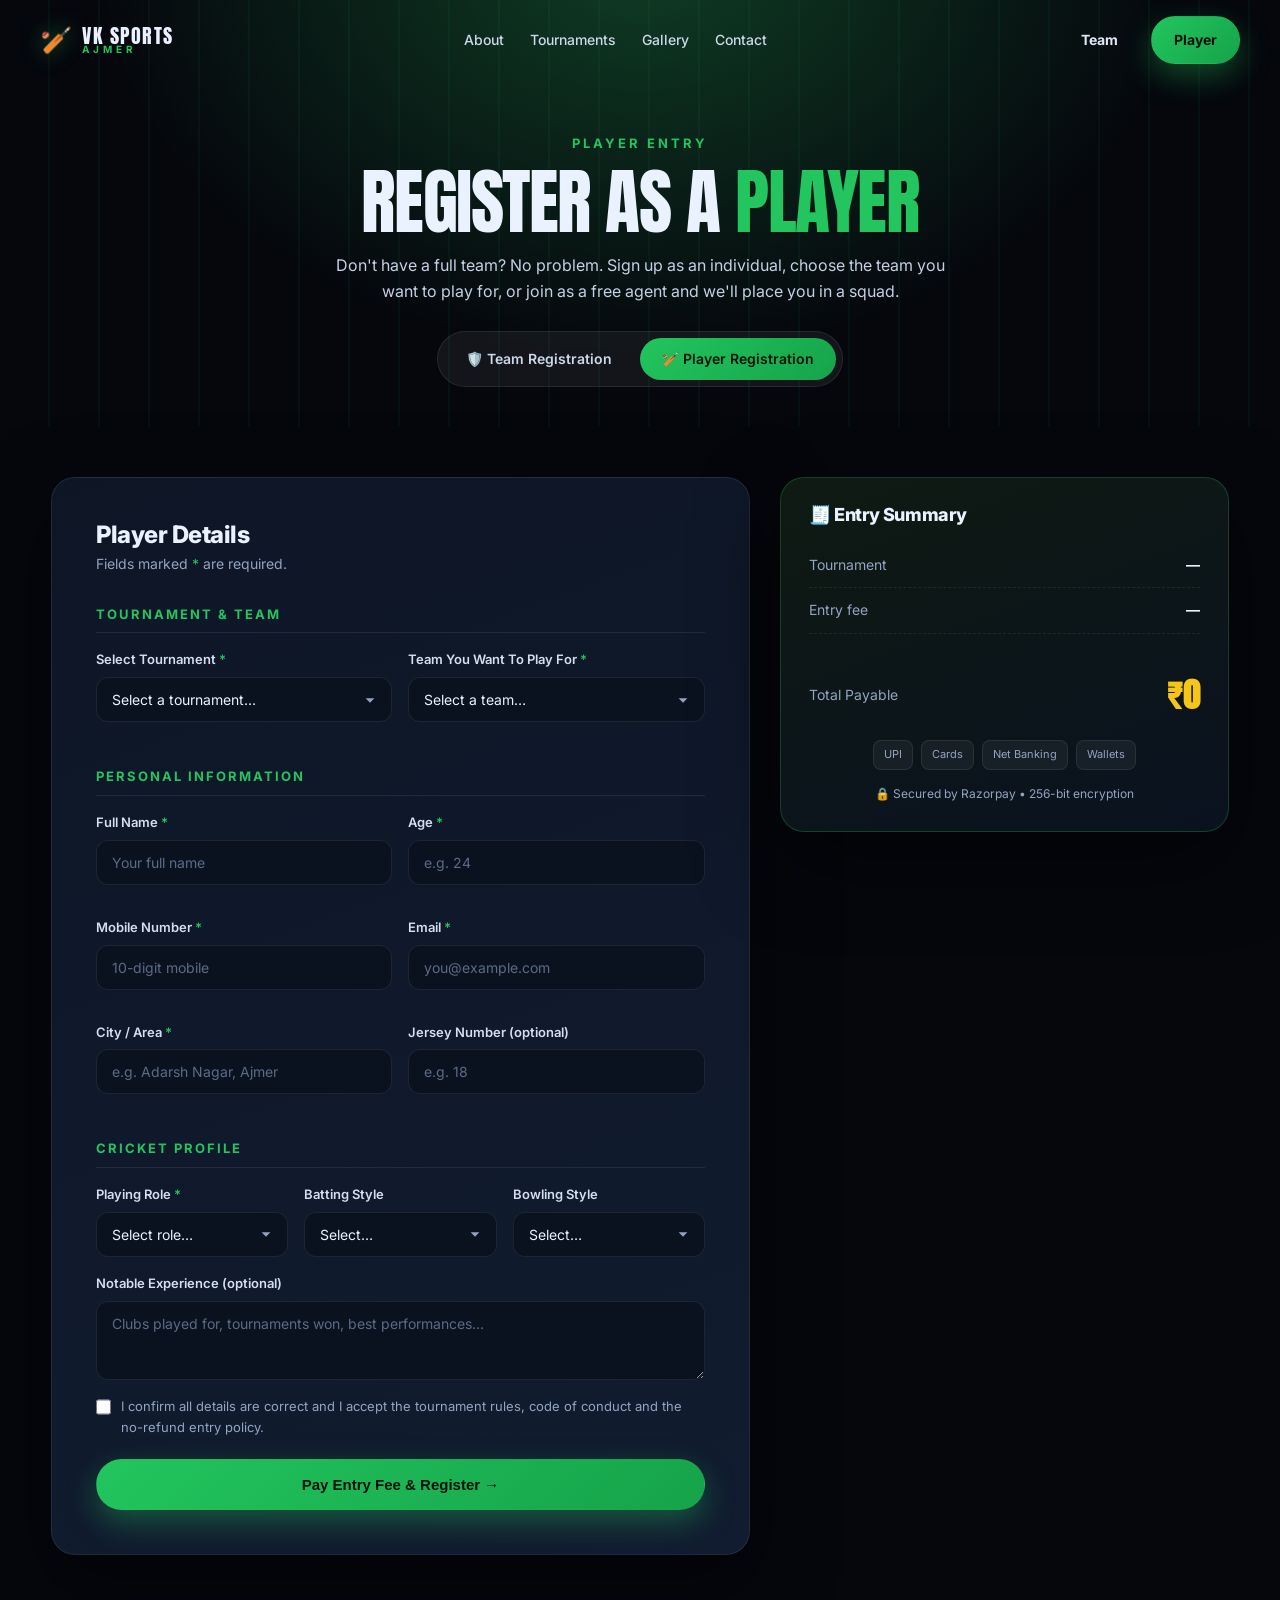
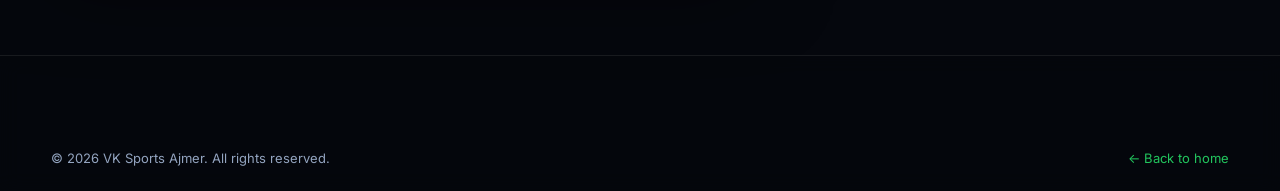
<file: register-player.html>
<!DOCTYPE html>
<html lang="en">
<head>
  <meta charset="UTF-8" />
  <meta name="viewport" content="width=device-width, initial-scale=1.0" />
  <title>Player Registration — VK Sports Ajmer</title>
  <meta name="description" content="Register as an individual cricket player for VK Sports Ajmer tournaments. Pick a team or join as a free agent." />
  <link rel="preconnect" href="https://fonts.googleapis.com" />
  <link rel="preconnect" href="https://fonts.gstatic.com" crossorigin />
  <link href="https://fonts.googleapis.com/css2?family=Anton&family=Inter:wght@300;400;500;600;700;800;900&family=Bebas+Neue&display=swap" rel="stylesheet" />
  <link rel="stylesheet" href="css/style.css?v=9" />
  <link rel="icon" href="data:image/svg+xml,<svg xmlns='http://www.w3.org/2000/svg' viewBox='0 0 100 100'><text y='.9em' font-size='90'>🏏</text></svg>" />
</head>
<body>
  <header class="nav scrolled" id="nav">
    <a href="index.html" class="nav-logo">
      <span class="nav-logo-mark">🏏</span>
      <span class="nav-logo-text">VK SPORTS<small>AJMER</small></span>
    </a>
    <nav class="nav-links" id="navLinks">
      <a href="index.html#about">About</a>
      <a href="index.html#tournaments">Tournaments</a>
      <a href="index.html#gallery">Gallery</a>
      <a href="index.html#contact">Contact</a>
    </nav>
    <div class="nav-actions">
      <a href="register-team.html" class="btn btn-ghost">Team</a>
      <a href="register-player.html" class="btn btn-primary">Player</a>
    </div>
    <button class="nav-toggle" id="navToggle" aria-label="Menu"><span></span><span></span><span></span></button>
  </header>

  <section class="reg-hero">
    <div class="container">
      <span class="eyebrow">Player Entry</span>
      <h1>Register As A <span class="accent">Player</span></h1>
      <p>Don't have a full team? No problem. Sign up as an individual, choose the team you want to play for, or join as a free agent and we'll place you in a squad.</p>
      <div class="reg-switch">
        <a href="register-team.html">🛡️ Team Registration</a>
        <a href="register-player.html" class="active">🏏 Player Registration</a>
      </div>
    </div>
  </section>

  <section class="reg-wrap">
    <div class="container reg-layout">
      <!-- FORM -->
      <form class="form-card" id="regForm" data-mode="player" novalidate>
        <h2>Player Details</h2>
        <p class="form-hint">Fields marked <span class="accent">*</span> are required.</p>

        <div class="form-section-title">Tournament &amp; Team</div>
        <div class="grid-2">
          <div class="field">
            <label>Select Tournament <span class="req">*</span></label>
            <select data-tournaments data-field="tournament" required>
              <option value="">Loading…</option>
            </select>
            <span class="error">Please select a tournament.</span>
          </div>
          <div class="field">
            <label>Team You Want To Play For <span class="req">*</span></label>
            <select data-teams data-field="team" required>
              <option value="">Loading…</option>
            </select>
            <span class="error">Please choose a team or free agent.</span>
          </div>
        </div>

        <div class="form-section-title">Personal Information</div>
        <div class="grid-2">
          <div class="field">
            <label>Full Name <span class="req">*</span></label>
            <input type="text" data-field="playerName" placeholder="Your full name" required />
            <span class="error">Enter your name.</span>
          </div>
          <div class="field">
            <label>Age <span class="req">*</span></label>
            <input type="number" data-field="age" placeholder="e.g. 24" min="10" max="70" required />
            <span class="error">Enter your age.</span>
          </div>
          <div class="field">
            <label>Mobile Number <span class="req">*</span></label>
            <input type="tel" data-field="phone" placeholder="10-digit mobile" required />
            <span class="error">Enter a valid mobile number.</span>
          </div>
          <div class="field">
            <label>Email <span class="req">*</span></label>
            <input type="email" data-field="email" placeholder="you@example.com" required />
            <span class="error">Enter a valid email.</span>
          </div>
          <div class="field">
            <label>City / Area <span class="req">*</span></label>
            <input type="text" data-field="city" placeholder="e.g. Adarsh Nagar, Ajmer" required />
            <span class="error">Enter your city/area.</span>
          </div>
          <div class="field">
            <label>Jersey Number (optional)</label>
            <input type="number" data-field="jerseyNo" placeholder="e.g. 18" min="0" max="999" />
          </div>
        </div>

        <div class="form-section-title">Cricket Profile</div>
        <div class="grid-3">
          <div class="field">
            <label>Playing Role <span class="req">*</span></label>
            <select data-field="role" required>
              <option value="">Select role…</option>
              <option>Batter</option>
              <option>Bowler</option>
              <option>All-rounder</option>
              <option>Wicket-keeper</option>
            </select>
            <span class="error">Select your role.</span>
          </div>
          <div class="field">
            <label>Batting Style</label>
            <select data-field="batting">
              <option value="">Select…</option>
              <option>Right-hand bat</option>
              <option>Left-hand bat</option>
            </select>
          </div>
          <div class="field">
            <label>Bowling Style</label>
            <select data-field="bowling">
              <option value="">Select…</option>
              <option>Right-arm fast</option>
              <option>Right-arm medium</option>
              <option>Right-arm off-spin</option>
              <option>Right-arm leg-spin</option>
              <option>Left-arm fast</option>
              <option>Left-arm spin</option>
              <option>None</option>
            </select>
          </div>
        </div>
        <div class="field">
          <label>Notable Experience (optional)</label>
          <textarea data-field="experience" rows="3" placeholder="Clubs played for, tournaments won, best performances…"></textarea>
        </div>

        <div class="checkbox-line" style="margin-top:14px">
          <input type="checkbox" id="consent" />
          <label for="consent">I confirm all details are correct and I accept the tournament rules, code of conduct and the no-refund entry policy.</label>
        </div>

        <button type="submit" class="btn btn-primary btn-lg btn-block" id="submitBtn" style="margin-top:22px">
          Pay Entry Fee &amp; Register →
        </button>
      </form>

      <!-- SUMMARY -->
      <aside class="summary">
        <h3>🧾 Entry Summary</h3>
        <div id="summaryRows"></div>
        <div class="summary-total">
          <span>Total Payable</span>
          <b id="summaryTotal" data-amount="0">₹0</b>
        </div>
        <div class="pay-badges">
          <span>UPI</span><span>Cards</span><span>Net Banking</span><span>Wallets</span>
        </div>
        <div class="secure-note">🔒 Secured by Razorpay • 256-bit encryption</div>
      </aside>
    </div>
  </section>

  <!-- SUCCESS MODAL -->
  <div class="modal" id="successModal">
    <div class="modal-card">
      <div class="modal-check">✓</div>
      <h2 id="modalTitle">You're In! 🎉</h2>
      <p id="modalMsg">You are registered.</p>
      <div class="modal-id" id="modalId">Ref: —</div>
      <p style="font-size:13px;color:var(--muted)">A confirmation with next steps will be shared on your registered mobile &amp; email.</p>
      <button class="btn btn-primary btn-lg btn-block" id="modalClose" style="margin-top:18px">Done</button>
    </div>
  </div>

  <footer class="footer">
    <div class="footer-bottom container" style="border:none">
      <span>© <span id="year"></span> VK Sports Ajmer. All rights reserved.</span>
      <a href="index.html" style="color:var(--green)">← Back to home</a>
    </div>
  </footer>

  <script src="js/data.js?v=9"></script>
  <script src="js/main.js?v=9"></script>
  <script src="js/register.js?v=9"></script>
</body>
</html>
</file>
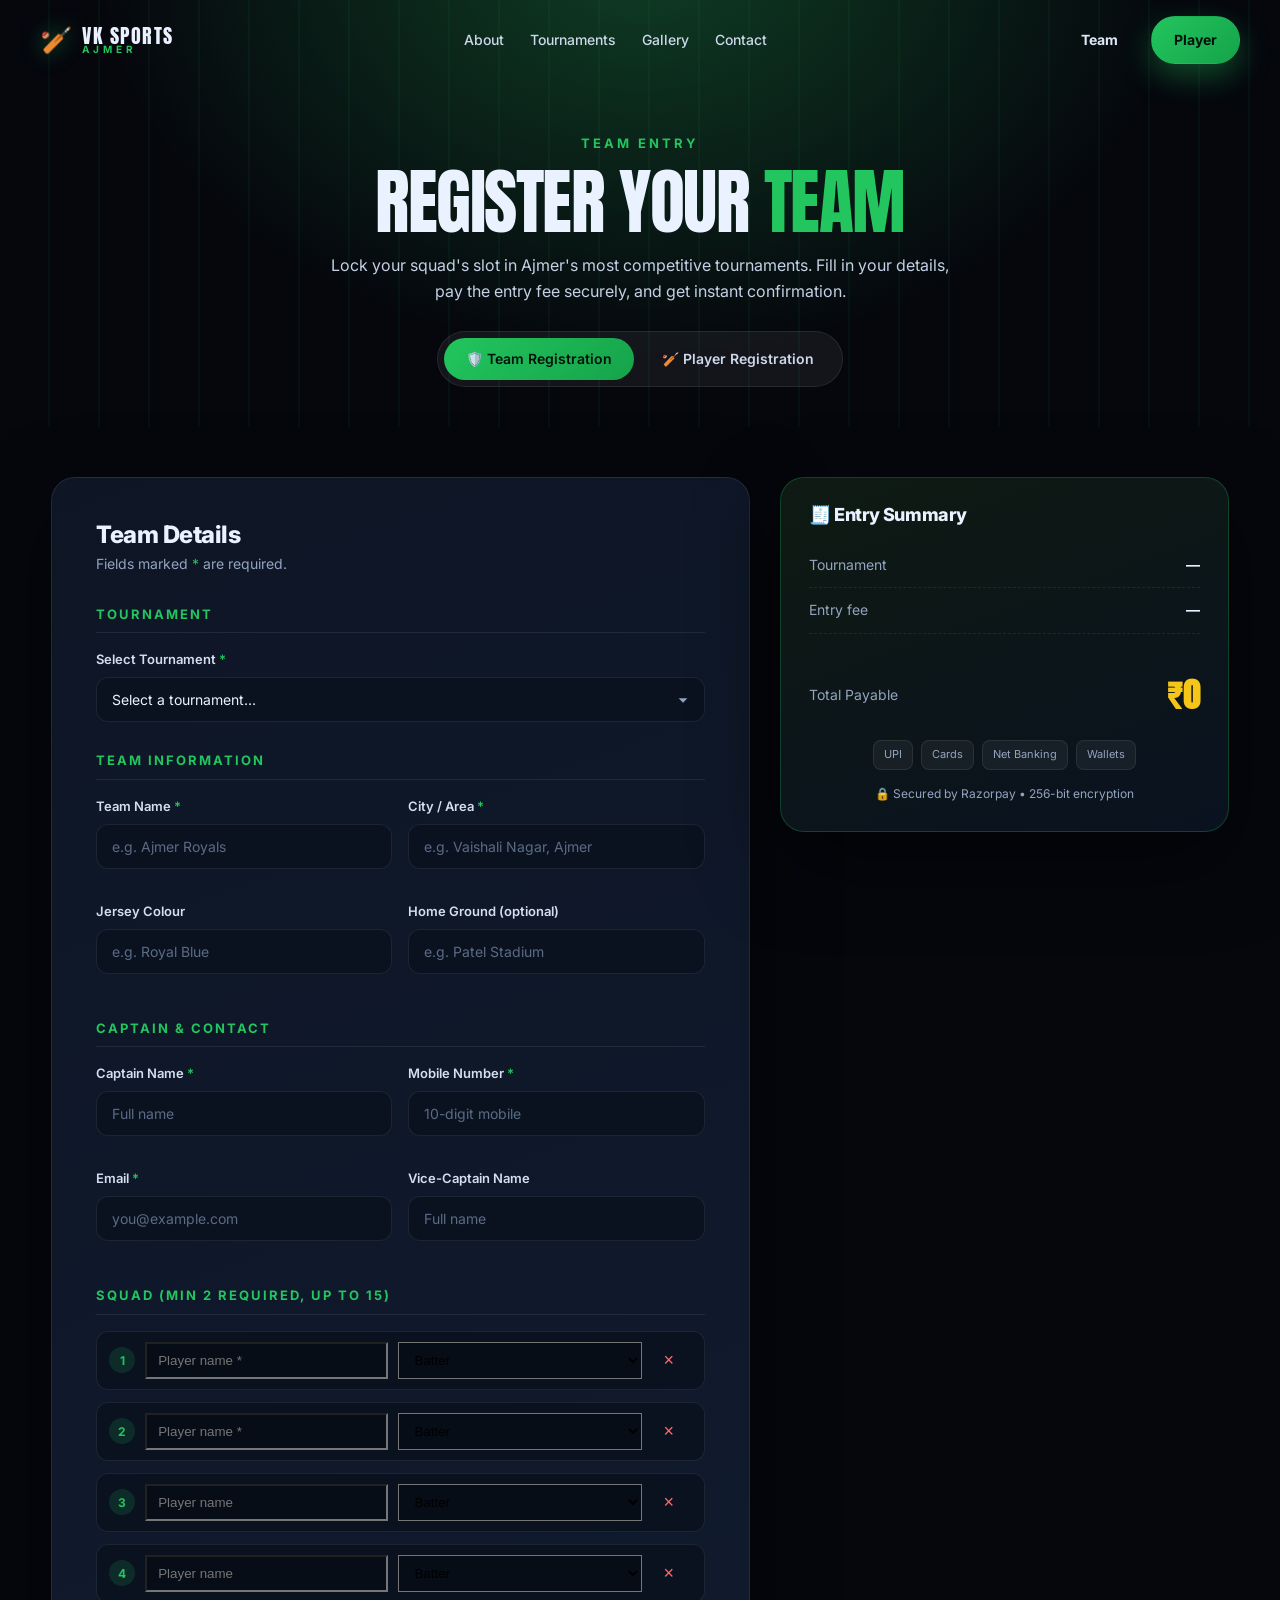
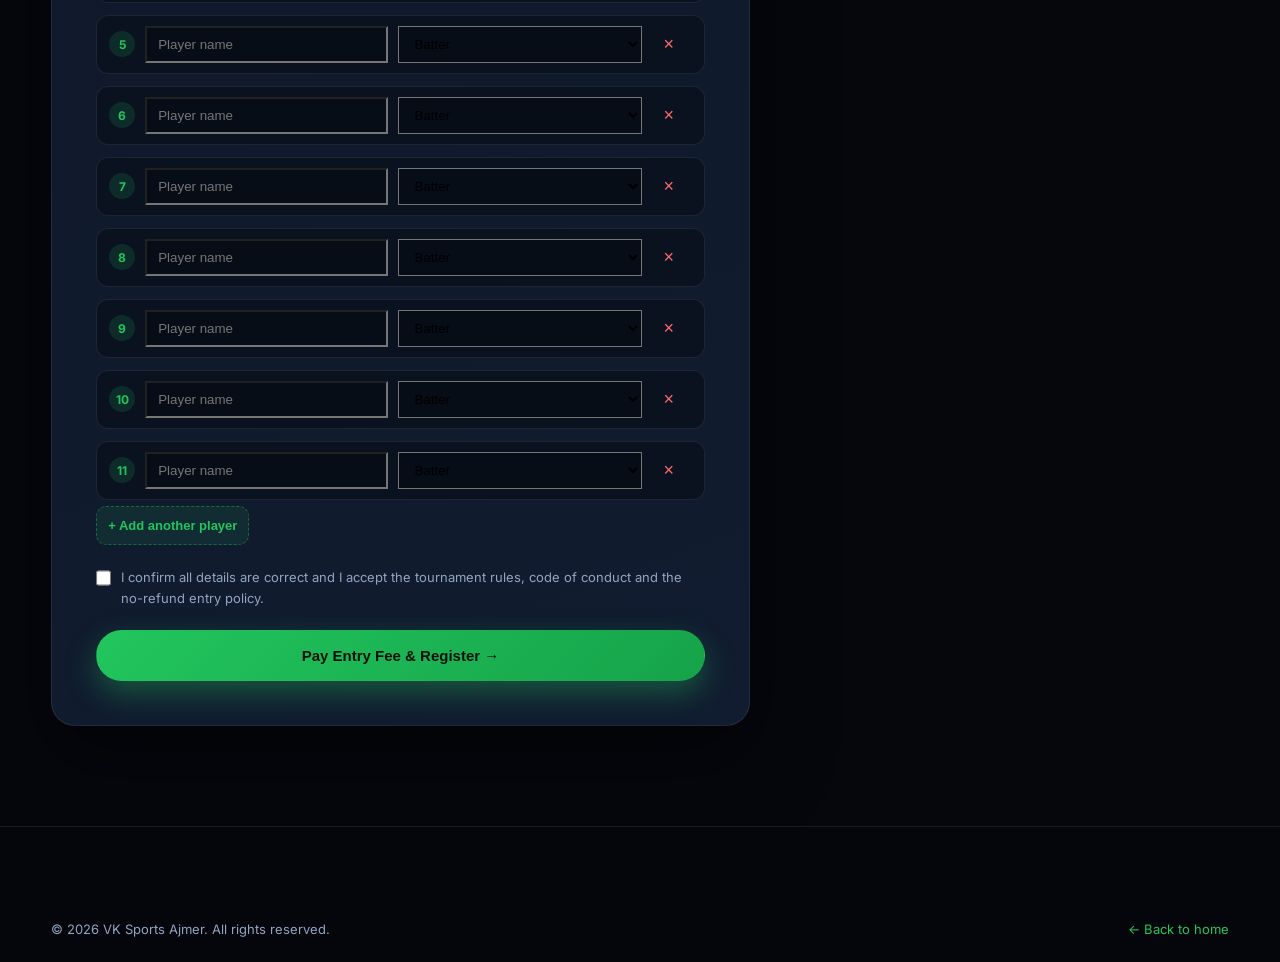
<file: register-team.html>
<!DOCTYPE html>
<html lang="en">
<head>
  <meta charset="UTF-8" />
  <meta name="viewport" content="width=device-width, initial-scale=1.0" />
  <title>Team Registration — VK Sports Ajmer</title>
  <meta name="description" content="Register your cricket team for VK Sports Ajmer tournaments. Secure online entry with instant confirmation." />
  <link rel="preconnect" href="https://fonts.googleapis.com" />
  <link rel="preconnect" href="https://fonts.gstatic.com" crossorigin />
  <link href="https://fonts.googleapis.com/css2?family=Anton&family=Inter:wght@300;400;500;600;700;800;900&family=Bebas+Neue&display=swap" rel="stylesheet" />
  <link rel="stylesheet" href="css/style.css?v=9" />
  <link rel="icon" href="data:image/svg+xml,<svg xmlns='http://www.w3.org/2000/svg' viewBox='0 0 100 100'><text y='.9em' font-size='90'>🏏</text></svg>" />
</head>
<body>
  <header class="nav scrolled" id="nav">
    <a href="index.html" class="nav-logo">
      <span class="nav-logo-mark">🏏</span>
      <span class="nav-logo-text">VK SPORTS<small>AJMER</small></span>
    </a>
    <nav class="nav-links" id="navLinks">
      <a href="index.html#about">About</a>
      <a href="index.html#tournaments">Tournaments</a>
      <a href="index.html#gallery">Gallery</a>
      <a href="index.html#contact">Contact</a>
    </nav>
    <div class="nav-actions">
      <a href="register-team.html" class="btn btn-ghost">Team</a>
      <a href="register-player.html" class="btn btn-primary">Player</a>
    </div>
    <button class="nav-toggle" id="navToggle" aria-label="Menu"><span></span><span></span><span></span></button>
  </header>

  <section class="reg-hero">
    <div class="container">
      <span class="eyebrow">Team Entry</span>
      <h1>Register Your <span class="accent">Team</span></h1>
      <p>Lock your squad's slot in Ajmer's most competitive tournaments. Fill in your details, pay the entry fee securely, and get instant confirmation.</p>
      <div class="reg-switch">
        <a href="register-team.html" class="active">🛡️ Team Registration</a>
        <a href="register-player.html">🏏 Player Registration</a>
      </div>
    </div>
  </section>

  <section class="reg-wrap">
    <div class="container reg-layout">
      <!-- FORM -->
      <form class="form-card" id="regForm" data-mode="team" novalidate>
        <h2>Team Details</h2>
        <p class="form-hint">Fields marked <span class="accent">*</span> are required.</p>

        <div class="form-section-title">Tournament</div>
        <div class="field">
          <label>Select Tournament <span class="req">*</span></label>
          <select data-tournaments data-field="tournament" required>
            <option value="">Loading…</option>
          </select>
          <span class="error">Please select a tournament.</span>
        </div>

        <div class="form-section-title">Team Information</div>
        <div class="grid-2">
          <div class="field">
            <label>Team Name <span class="req">*</span></label>
            <input type="text" data-field="teamName" placeholder="e.g. Ajmer Royals" required />
            <span class="error">Enter your team name.</span>
          </div>
          <div class="field">
            <label>City / Area <span class="req">*</span></label>
            <input type="text" data-field="city" placeholder="e.g. Vaishali Nagar, Ajmer" required />
            <span class="error">Enter your city/area.</span>
          </div>
          <div class="field">
            <label>Jersey Colour</label>
            <input type="text" data-field="jersey" placeholder="e.g. Royal Blue" />
          </div>
          <div class="field">
            <label>Home Ground (optional)</label>
            <input type="text" data-field="homeGround" placeholder="e.g. Patel Stadium" />
          </div>
        </div>

        <div class="form-section-title">Captain &amp; Contact</div>
        <div class="grid-2">
          <div class="field">
            <label>Captain Name <span class="req">*</span></label>
            <input type="text" data-field="captainName" placeholder="Full name" required />
            <span class="error">Enter captain's name.</span>
          </div>
          <div class="field">
            <label>Mobile Number <span class="req">*</span></label>
            <input type="tel" data-field="phone" placeholder="10-digit mobile" required />
            <span class="error">Enter a valid mobile number.</span>
          </div>
          <div class="field">
            <label>Email <span class="req">*</span></label>
            <input type="email" data-field="email" placeholder="you@example.com" required />
            <span class="error">Enter a valid email.</span>
          </div>
          <div class="field">
            <label>Vice-Captain Name</label>
            <input type="text" data-field="viceCaptain" placeholder="Full name" />
          </div>
        </div>

        <div class="form-section-title">Squad (min 2 required, up to 15)</div>
        <div class="players-list" id="playersList"></div>
        <button type="button" class="add-player" id="addPlayer">+ Add another player</button>

        <div class="checkbox-line" style="margin-top:22px">
          <input type="checkbox" id="consent" />
          <label for="consent">I confirm all details are correct and I accept the tournament rules, code of conduct and the no-refund entry policy.</label>
        </div>

        <button type="submit" class="btn btn-primary btn-lg btn-block" id="submitBtn" style="margin-top:22px">
          Pay Entry Fee &amp; Register →
        </button>
      </form>

      <!-- SUMMARY -->
      <aside class="summary">
        <h3>🧾 Entry Summary</h3>
        <div id="summaryRows"></div>
        <div class="summary-total">
          <span>Total Payable</span>
          <b id="summaryTotal" data-amount="0">₹0</b>
        </div>
        <div class="pay-badges">
          <span>UPI</span><span>Cards</span><span>Net Banking</span><span>Wallets</span>
        </div>
        <div class="secure-note">🔒 Secured by Razorpay • 256-bit encryption</div>
      </aside>
    </div>
  </section>

  <!-- SUCCESS MODAL -->
  <div class="modal" id="successModal">
    <div class="modal-card">
      <div class="modal-check">✓</div>
      <h2 id="modalTitle">Team Registered! 🎉</h2>
      <p id="modalMsg">Your team is confirmed.</p>
      <div class="modal-id" id="modalId">Ref: —</div>
      <p style="font-size:13px;color:var(--muted)">A confirmation with fixtures will be shared on your registered mobile &amp; email.</p>
      <button class="btn btn-primary btn-lg btn-block" id="modalClose" style="margin-top:18px">Done</button>
    </div>
  </div>

  <footer class="footer">
    <div class="footer-bottom container" style="border:none">
      <span>© <span id="year"></span> VK Sports Ajmer. All rights reserved.</span>
      <a href="index.html" style="color:var(--green)">← Back to home</a>
    </div>
  </footer>

  <script src="js/data.js?v=9"></script>
  <script src="js/main.js?v=9"></script>
  <script src="js/register.js?v=9"></script>
</body>
</html>
</file>
<file: css/style.css>
/* =========================================================
   VK Sports Ajmer — Cinematic Cricket Theme
   ========================================================= */
:root{
  --bg:#05070d;
  --bg-2:#0a0f1c;
  --panel:#0e1626;
  --panel-2:#111c30;
  --line:rgba(255,255,255,.08);
  --text:#eaf2ff;
  --muted:#93a4c0;
  --green:#22c55e;
  --green-2:#16a34a;
  --gold:#f5c518;
  --sky:#38bdf8;
  --pink:#e879f9;
  --shadow:0 30px 80px rgba(0,0,0,.55);
  --r:18px;
}

*{box-sizing:border-box;margin:0;padding:0}
html{scroll-behavior:smooth}
body{
  font-family:'Inter',system-ui,sans-serif;
  background:var(--bg);
  color:var(--text);
  overflow-x:hidden;
  line-height:1.6;
}
h1,h2,h3,h4{line-height:1.05;font-weight:800;letter-spacing:-.02em}
a{color:inherit;text-decoration:none}
img{max-width:100%;display:block}
section{position:relative}
.container{width:min(1200px,92vw);margin:0 auto}
.accent{color:var(--green)}
::selection{background:var(--green);color:#04120a}

/* ---------- Scrollbar ---------- */
::-webkit-scrollbar{width:10px}
::-webkit-scrollbar-track{background:var(--bg)}
::-webkit-scrollbar-thumb{background:linear-gradient(var(--green),var(--green-2));border-radius:20px}

/* ---------- Loader ---------- */
.loader{
  position:fixed;inset:0;z-index:2000;background:radial-gradient(circle at 50% 40%,#0b1a12,#05070d 70%);
  display:flex;flex-direction:column;align-items:center;justify-content:center;gap:22px;
  transition:opacity .8s ease,visibility .8s ease;
}
.loader.hide{opacity:0;visibility:hidden}
.loader-ball{
  width:64px;height:64px;border-radius:50%;
  background:radial-gradient(circle at 32% 30%,#d7ff5a,#8bd10f 45%,#4e7a06);
  box-shadow:0 0 40px rgba(139,209,15,.6),inset -8px -8px 16px rgba(0,0,0,.4);
  position:relative;animation:bounce 1s cubic-bezier(.6,.05,.4,.95) infinite alternate;
}
.loader-ball::before,.loader-ball::after{content:"";position:absolute;inset:0;border-radius:50%;border:2px dashed rgba(255,255,255,.35)}
.loader-ball::after{transform:rotate(90deg)}
@keyframes bounce{from{transform:translateY(-18px) scale(1)}to{transform:translateY(18px) scale(1.05)}}
.loader-text{font-family:'Anton',sans-serif;font-size:clamp(22px,4vw,34px);letter-spacing:3px;background:linear-gradient(90deg,#eaffd0,var(--green));-webkit-background-clip:text;background-clip:text;color:transparent}
.loader-bar{width:220px;height:6px;border-radius:20px;background:rgba(255,255,255,.1);overflow:hidden}
.loader-bar span{display:block;height:100%;width:0;background:linear-gradient(90deg,var(--green),var(--gold));transition:width .3s}
.loader-sub{color:var(--muted);font-size:13px;letter-spacing:1px}

/* ---------- Buttons ---------- */
.btn{
  --pad:12px 22px;display:inline-flex;align-items:center;gap:8px;padding:var(--pad);
  border-radius:100px;font-weight:700;font-size:14px;cursor:pointer;border:1px solid transparent;
  transition:transform .25s cubic-bezier(.2,.8,.2,1),box-shadow .25s,background .25s,color .25s;white-space:nowrap;
}
.btn:hover{transform:translateY(-3px)}
.btn-lg{--pad:16px 30px;font-size:15px}
.btn-primary{background:linear-gradient(135deg,var(--green),var(--green-2));color:#04120a;box-shadow:0 12px 30px rgba(34,197,94,.35)}
.btn-primary:hover{box-shadow:0 18px 44px rgba(34,197,94,.55)}
.btn-outline{border-color:rgba(255,255,255,.35);color:#fff;background:rgba(255,255,255,.04);backdrop-filter:blur(6px)}
.btn-outline:hover{border-color:var(--green);color:var(--green)}
.btn-ghost{color:#dfe8f7;background:transparent;border-color:transparent}
.btn-ghost:hover{color:var(--green)}
.btn-block{width:100%;justify-content:center}

/* ---------- Navigation ---------- */
.nav{
  position:fixed;top:0;left:0;right:0;z-index:1000;display:flex;align-items:center;justify-content:space-between;
  padding:16px min(4vw,40px);transition:background .4s,backdrop-filter .4s,padding .4s,border-color .4s;
  border-bottom:1px solid transparent;
}
.nav.scrolled{background:rgba(7,10,18,.72);backdrop-filter:blur(14px);border-color:var(--line);padding:10px min(4vw,40px)}
.nav-logo{display:flex;align-items:center;gap:10px}
.nav-logo-mark{font-size:26px;filter:drop-shadow(0 0 10px rgba(34,197,94,.5))}
.nav-logo-text{font-family:'Anton',sans-serif;font-size:20px;letter-spacing:1.5px;line-height:.9;display:flex;flex-direction:column}
.nav-logo-text small{font-size:10px;letter-spacing:4px;color:var(--green);font-family:'Inter';font-weight:700}
.nav-links{display:flex;gap:26px}
.nav-links a{font-size:14px;font-weight:500;color:#cdd8ea;position:relative;padding:4px 0}
.nav-links a::after{content:"";position:absolute;left:0;bottom:-2px;width:0;height:2px;background:var(--green);transition:width .3s}
.nav-links a:hover{color:#fff}
.nav-links a:hover::after{width:100%}
.nav-actions{display:flex;gap:10px;align-items:center}
.nav-toggle{display:none;flex-direction:column;gap:5px;background:none;border:none;cursor:pointer;padding:6px}
.nav-toggle span{width:26px;height:2px;background:#fff;transition:.3s}

/* ---------- HERO ---------- */
.hero{height:100vh;min-height:640px;position:relative;overflow:hidden;display:flex;align-items:center}
#stadium-canvas{position:absolute;inset:0;width:100%;height:100%;display:block}
.hero-vignette{position:absolute;inset:0;pointer-events:none;
  background:radial-gradient(ellipse at 50% 65%,transparent 30%,rgba(3,5,10,.55) 78%,rgba(3,5,10,.95) 100%),
             linear-gradient(180deg,rgba(3,5,10,.35),transparent 30%,transparent 60%,rgba(3,5,10,.85))}
.hero-content{position:relative;z-index:5;width:min(1200px,92vw);margin:0 auto;padding-top:60px}
.hero-badge{display:inline-flex;align-items:center;gap:8px;padding:8px 16px;border-radius:100px;
  background:rgba(34,197,94,.12);border:1px solid rgba(34,197,94,.35);color:#c7f9d8;font-size:13px;font-weight:600;
  backdrop-filter:blur(6px);margin-bottom:22px}
.hero-title{font-family:'Anton',sans-serif;font-weight:400;font-size:clamp(46px,9vw,120px);line-height:.92;letter-spacing:1px;text-transform:uppercase}
.hero-title .line{display:block;position:relative}
.hero-title .accent{background:linear-gradient(90deg,#eaffd0,var(--green) 50%,#0bbd63);-webkit-background-clip:text;background-clip:text;color:transparent;filter:drop-shadow(0 6px 30px rgba(34,197,94,.35))}
.hero-sub{max-width:620px;margin:22px 0 32px;color:#c4d0e4;font-size:clamp(15px,1.6vw,19px)}
.hero-cta{display:flex;gap:14px;flex-wrap:wrap}
.hero-scroll{position:absolute;bottom:26px;left:0;display:flex;align-items:center;gap:12px;color:var(--muted);font-size:12px;letter-spacing:2px;text-transform:uppercase}
.mouse{width:22px;height:36px;border:2px solid var(--muted);border-radius:14px;position:relative}
.mouse span{position:absolute;top:6px;left:50%;transform:translateX(-50%);width:4px;height:8px;border-radius:4px;background:var(--green);animation:scrollmouse 1.5s infinite}
@keyframes scrollmouse{0%{opacity:0;transform:translate(-50%,0)}40%{opacity:1}100%{opacity:0;transform:translate(-50%,12px)}}

/* ---------- Marquee ---------- */
.marquee{background:linear-gradient(90deg,var(--green-2),var(--green));color:#04120a;overflow:hidden;white-space:nowrap;padding:12px 0;border-top:1px solid rgba(0,0,0,.2);border-bottom:1px solid rgba(0,0,0,.2)}
.marquee-track{display:inline-flex;gap:26px;align-items:center;animation:marquee 26s linear infinite;font-family:'Bebas Neue',sans-serif;font-size:20px;letter-spacing:2px}
.marquee-track span{opacity:.9}
@keyframes marquee{from{transform:translateX(0)}to{transform:translateX(-50%)}}

/* ---------- Section basics ---------- */
.section{padding:clamp(70px,10vw,140px) 0}
.eyebrow{display:inline-block;color:var(--green);font-weight:700;font-size:13px;letter-spacing:3px;text-transform:uppercase;margin-bottom:14px}
.section-title{font-size:clamp(30px,5vw,58px)}
.section-head{margin-bottom:56px}
.section-head.center{text-align:center;max-width:720px;margin-inline:auto}
.section-desc{color:var(--muted);margin-top:14px;font-size:17px}

/* ---------- About ---------- */
.about{background:linear-gradient(180deg,var(--bg),var(--bg-2))}
.about-grid{display:grid;grid-template-columns:1fr 1.1fr;gap:60px;align-items:center}
.about-text p{color:#c0cce0;margin-bottom:16px}
.about-list{list-style:none;margin:22px 0 28px;display:grid;gap:12px}
.about-list li{color:#d4deee;font-weight:500}
.about-visual{display:flex;justify-content:center}
.about-card-3d{position:relative;width:min(420px,80vw);aspect-ratio:1;border-radius:30px;
  background:radial-gradient(circle at 50% 40%,#0f3d24,#0a1f14 70%);border:1px solid rgba(34,197,94,.25);
  display:grid;place-items:center;overflow:hidden;box-shadow:var(--shadow);
  transform:rotateX(12deg) rotateY(-12deg);transform-style:preserve-3d;transition:transform .3s}
.about-card-3d:hover{transform:rotateX(4deg) rotateY(-4deg)}
.about-emoji{font-size:120px;filter:drop-shadow(0 20px 40px rgba(0,0,0,.6));z-index:2}
.about-pitch{position:absolute;width:60px;height:80%;background:repeating-linear-gradient(180deg,#caa46a,#caa46a 12px,#bb9358 12px,#bb9358 24px);border-radius:8px;transform:rotate(0);box-shadow:0 0 40px rgba(0,0,0,.5);opacity:.35}
.about-glow{position:absolute;inset:0;background:conic-gradient(from 0deg,transparent,rgba(34,197,94,.25),transparent 30%);animation:spin 8s linear infinite}
@keyframes spin{to{transform:rotate(360deg)}}

/* ---------- Stats ---------- */
.stats{background:var(--bg-2);border-top:1px solid var(--line);border-bottom:1px solid var(--line)}
.stats-grid{display:grid;grid-template-columns:repeat(4,1fr);gap:22px}
.stat-card{background:linear-gradient(160deg,var(--panel),var(--panel-2));border:1px solid var(--line);border-radius:var(--r);padding:36px 26px;text-align:center;position:relative;overflow:hidden}
.stat-card::before{content:"";position:absolute;top:-40%;left:-40%;width:80%;height:80%;background:radial-gradient(circle,rgba(34,197,94,.18),transparent 70%);filter:blur(20px)}
.stat-num{font-family:'Anton',sans-serif;font-size:clamp(38px,5vw,56px);background:linear-gradient(90deg,#fff,var(--green));-webkit-background-clip:text;background-clip:text;color:transparent;position:relative}
.stat-label{color:var(--muted);font-size:14px;margin-top:8px;font-weight:500;position:relative}

/* ---------- Tournaments ---------- */
.tournaments{background:linear-gradient(180deg,var(--bg-2),var(--bg))}
.tournament-grid{display:grid;grid-template-columns:repeat(2,1fr);gap:26px}
.t-card{position:relative;border-radius:22px;overflow:hidden;padding:30px;background:linear-gradient(160deg,var(--panel),#0a1220);
  border:1px solid var(--line);box-shadow:var(--shadow);transition:transform .35s,border-color .35s}
.t-card:hover{transform:translateY(-8px);border-color:rgba(34,197,94,.5)}
.t-card::after{content:"";position:absolute;inset:0;background:radial-gradient(circle at 90% 0%,var(--card-accent,rgba(34,197,94,.18)),transparent 55%);pointer-events:none}
.t-top{display:flex;justify-content:space-between;align-items:flex-start;margin-bottom:18px;position:relative;z-index:2}
.t-tag{font-size:11px;font-weight:700;letter-spacing:1.5px;text-transform:uppercase;padding:6px 12px;border-radius:100px;background:rgba(255,255,255,.08);border:1px solid var(--line)}
.t-prize{text-align:right}
.t-prize small{display:block;color:var(--muted);font-size:11px;text-transform:uppercase;letter-spacing:1px}
.t-prize b{font-family:'Anton',sans-serif;font-size:26px;color:var(--gold)}
.t-name{font-size:24px;margin-bottom:6px;position:relative;z-index:2}
.t-format{color:var(--green);font-size:13px;font-weight:600;margin-bottom:18px;position:relative;z-index:2}
.t-meta{display:grid;grid-template-columns:1fr 1fr;gap:12px;margin-bottom:22px;position:relative;z-index:2}
.t-meta div{font-size:13px;color:#cdd8ea}
.t-meta span{display:block;color:var(--muted);font-size:11px;text-transform:uppercase;letter-spacing:1px;margin-bottom:2px}
.t-actions{display:flex;gap:10px;position:relative;z-index:2}
.t-fee{font-size:13px;color:var(--muted);margin-top:14px;position:relative;z-index:2}

/* ---------- How ---------- */
.how{background:var(--bg)}
.how-grid{display:grid;grid-template-columns:repeat(4,1fr);gap:22px}
.how-step{background:linear-gradient(160deg,var(--panel),var(--panel-2));border:1px solid var(--line);border-radius:var(--r);padding:32px 26px;position:relative}
.how-num{font-family:'Anton',sans-serif;font-size:44px;color:transparent;-webkit-text-stroke:1.5px rgba(34,197,94,.55);margin-bottom:14px}
.how-step h3{font-size:19px;margin-bottom:8px}
.how-step p{color:var(--muted);font-size:14px}

/* ---------- Gallery ---------- */
.gallery{background:linear-gradient(180deg,var(--bg),var(--bg-2))}
.gallery-grid{display:grid;grid-template-columns:repeat(4,1fr);gap:16px}
.g-tile{aspect-ratio:1;border-radius:16px;border:1px solid var(--line);position:relative;overflow:hidden;
  display:grid;place-items:center;background:linear-gradient(160deg,#0f2a1c,#0a1220);cursor:pointer;transition:transform .35s}
.g-tile:hover{transform:scale(1.04)}
.g-tile .g-icon{font-size:52px;transition:transform .4s}
.g-tile:hover .g-icon{transform:scale(1.15) rotate(-6deg)}
.g-tile .g-label{position:absolute;left:0;right:0;bottom:0;padding:14px;font-size:13px;font-weight:600;
  background:linear-gradient(transparent,rgba(0,0,0,.8));transform:translateY(100%);transition:transform .35s}
.g-tile:hover .g-label{transform:translateY(0)}

/* ---------- CTA band ---------- */
.cta-band{padding:clamp(60px,8vw,110px) 0;text-align:center;
  background:linear-gradient(135deg,#0b3a22,#0a1220);border-top:1px solid var(--line);border-bottom:1px solid var(--line);position:relative;overflow:hidden}
.cta-band::before{content:"🏏";position:absolute;font-size:280px;opacity:.05;top:50%;left:50%;transform:translate(-50%,-50%)}
.cta-inner{position:relative;z-index:2;width:min(760px,92vw);margin:0 auto}
.cta-inner h2{font-size:clamp(30px,5vw,52px);margin-bottom:12px}
.cta-inner p{color:#c9d5e8;margin-bottom:28px;font-size:18px}
.cta-inner .hero-cta{justify-content:center}

/* ---------- Footer ---------- */
.footer{background:#05070d;padding-top:70px;border-top:1px solid var(--line)}
.footer-grid{display:grid;grid-template-columns:1.5fr 1fr 1fr;gap:40px;padding-bottom:40px}
.footer-about{color:var(--muted);margin-top:16px;max-width:340px;font-size:14px}
.footer h4{margin-bottom:16px;font-size:15px}
.footer-grid a{display:block;color:#b6c3d8;font-size:14px;margin-bottom:10px}
.footer-grid a:hover{color:var(--green)}
.footer-grid p{color:var(--muted);font-size:14px;margin-bottom:10px}
.socials{display:flex;gap:12px;margin-top:14px}
.socials a{width:38px;height:38px;border-radius:50%;background:rgba(255,255,255,.06);border:1px solid var(--line);display:grid;place-items:center;font-size:16px;margin:0}
.socials a:hover{background:var(--green);transform:translateY(-3px)}
.footer-bottom{display:flex;justify-content:space-between;align-items:center;padding:22px 0;border-top:1px solid var(--line);color:var(--muted);font-size:13px}

/* ---------- Reveal animation ---------- */
.reveal{opacity:0;transform:translateY(40px);transition:opacity .8s cubic-bezier(.2,.8,.2,1),transform .8s cubic-bezier(.2,.8,.2,1)}
.reveal.in{opacity:1;transform:none}

/* =========================================================
   REGISTRATION PAGES
   ========================================================= */
.reg-hero{padding:130px 0 40px;position:relative;overflow:hidden;
  background:radial-gradient(ellipse at 50% -10%,#0f3d24,#05070d 60%)}
.reg-hero::before{content:"";position:absolute;inset:0;background:
  repeating-linear-gradient(90deg,transparent,transparent 48px,rgba(34,197,94,.05) 48px,rgba(34,197,94,.05) 50px);pointer-events:none}
.reg-hero .container{position:relative;z-index:2;text-align:center}
.reg-hero .eyebrow{margin-bottom:10px}
.reg-hero h1{font-family:'Anton',sans-serif;font-weight:400;font-size:clamp(36px,6vw,72px);text-transform:uppercase}
.reg-hero p{color:#c4d0e4;max-width:620px;margin:14px auto 0}
.reg-switch{display:inline-flex;gap:6px;padding:6px;border-radius:100px;background:rgba(255,255,255,.06);border:1px solid var(--line);margin-top:26px}
.reg-switch a{padding:10px 22px;border-radius:100px;font-size:14px;font-weight:600;color:#cdd8ea;transition:.25s}
.reg-switch a.active{background:linear-gradient(135deg,var(--green),var(--green-2));color:#04120a}

.reg-wrap{padding:50px 0 100px}
.reg-layout{display:grid;grid-template-columns:1.4fr .9fr;gap:30px;align-items:start}
.form-card{background:linear-gradient(160deg,var(--panel),var(--panel-2));border:1px solid var(--line);border-radius:24px;padding:clamp(24px,4vw,44px);box-shadow:var(--shadow)}
.form-card h2{font-size:24px;margin-bottom:6px}
.form-card .form-hint{color:var(--muted);font-size:14px;margin-bottom:28px}
.form-section-title{font-size:13px;text-transform:uppercase;letter-spacing:2px;color:var(--green);font-weight:700;margin:28px 0 16px;padding-bottom:8px;border-bottom:1px solid var(--line)}
.form-section-title:first-of-type{margin-top:0}
.grid-2{display:grid;grid-template-columns:1fr 1fr;gap:16px}
.grid-3{display:grid;grid-template-columns:1fr 1fr 1fr;gap:16px}
.field{margin-bottom:16px;display:flex;flex-direction:column;gap:7px}
.field label{font-size:13px;font-weight:600;color:#d4deee}
.field label .req{color:var(--green)}
.field input,.field select,.field textarea{
  width:100%;padding:13px 15px;border-radius:12px;background:#0a1220;border:1px solid var(--line);
  color:var(--text);font-size:14px;font-family:inherit;transition:border-color .25s,box-shadow .25s}
.field input:focus,.field select:focus,.field textarea:focus{outline:none;border-color:var(--green);box-shadow:0 0 0 3px rgba(34,197,94,.15)}
.field input::placeholder,.field textarea::placeholder{color:#5b6b85}
.field select{appearance:none;background-image:url("data:image/svg+xml,%3Csvg xmlns='http://www.w3.org/2000/svg' width='14' height='14' fill='%2393a4c0' viewBox='0 0 16 16'%3E%3Cpath d='M8 11L3 6h10z'/%3E%3C/svg%3E");background-repeat:no-repeat;background-position:right 14px center;padding-right:38px}
.field .error{color:#ff6b6b;font-size:12px;display:none}
.field.invalid input,.field.invalid select{border-color:#ff6b6b}
.field.invalid .error{display:block}

.players-list{display:flex;flex-direction:column;gap:12px}
.player-row{display:grid;grid-template-columns:26px 1fr 1fr 40px;gap:10px;align-items:center;
  background:#0a1220;border:1px solid var(--line);border-radius:12px;padding:10px 12px}
.player-row .pnum{width:26px;height:26px;border-radius:50%;background:rgba(34,197,94,.15);color:var(--green);display:grid;place-items:center;font-size:12px;font-weight:700}
.player-row input,.player-row select{padding:9px 11px;background:#070d17}
.player-row .remove{background:none;border:none;color:#ff6b6b;font-size:18px;cursor:pointer;width:34px;height:34px;border-radius:8px}
.player-row .remove:hover{background:rgba(255,107,107,.12)}
.add-player{margin-top:6px;font-size:13px;color:var(--green);background:rgba(34,197,94,.1);border:1px dashed rgba(34,197,94,.4);border-radius:10px;padding:11px;cursor:pointer;font-weight:600;transition:.25s}
.add-player:hover{background:rgba(34,197,94,.18)}

.checkbox-line{display:flex;gap:10px;align-items:flex-start;font-size:13px;color:var(--muted);margin-top:6px}
.checkbox-line input{width:18px;height:18px;margin-top:2px;accent-color:var(--green)}

/* Summary sidebar */
.summary{position:sticky;top:96px;background:linear-gradient(160deg,#0e1a12,#0a1220);border:1px solid rgba(34,197,94,.25);border-radius:24px;padding:28px;box-shadow:var(--shadow)}
.summary h3{font-size:18px;margin-bottom:18px;display:flex;align-items:center;gap:8px}
.summary-row{display:flex;justify-content:space-between;gap:10px;padding:11px 0;border-bottom:1px dashed var(--line);font-size:14px}
.summary-row span{color:var(--muted)}
.summary-row b{text-align:right}
.summary-total{display:flex;justify-content:space-between;align-items:center;margin:18px 0;padding-top:16px}
.summary-total span{font-size:14px;color:var(--muted)}
.summary-total b{font-family:'Anton',sans-serif;font-size:34px;color:var(--gold)}
.pay-badges{display:flex;gap:8px;flex-wrap:wrap;margin-top:16px;justify-content:center}
.pay-badges span{font-size:11px;color:var(--muted);background:rgba(255,255,255,.05);border:1px solid var(--line);padding:5px 10px;border-radius:8px}
.secure-note{margin-top:14px;font-size:12px;color:var(--muted);text-align:center;display:flex;align-items:center;gap:6px;justify-content:center}

/* Success modal */
.modal{position:fixed;inset:0;z-index:1500;display:none;align-items:center;justify-content:center;padding:20px;
  background:rgba(3,5,10,.75);backdrop-filter:blur(8px)}
.modal.show{display:flex;animation:fade .3s}
@keyframes fade{from{opacity:0}to{opacity:1}}
.modal-card{background:linear-gradient(160deg,var(--panel),var(--panel-2));border:1px solid rgba(34,197,94,.4);border-radius:24px;padding:44px 36px;text-align:center;max-width:440px;width:100%;box-shadow:var(--shadow);animation:pop .4s cubic-bezier(.2,1.4,.4,1)}
@keyframes pop{from{transform:scale(.85);opacity:0}to{transform:scale(1);opacity:1}}
.modal-check{width:84px;height:84px;border-radius:50%;background:radial-gradient(circle,var(--green),var(--green-2));display:grid;place-items:center;margin:0 auto 20px;font-size:44px;box-shadow:0 0 40px rgba(34,197,94,.5)}
.modal-card h2{font-size:26px;margin-bottom:10px}
.modal-card p{color:#c4d0e4;margin-bottom:8px}
.modal-id{display:inline-block;margin:12px 0 22px;font-family:monospace;font-size:15px;background:#0a1220;border:1px solid var(--line);padding:10px 18px;border-radius:10px;color:var(--green);letter-spacing:1px}

/* ---------- Responsive ---------- */
@media(max-width:960px){
  .nav-links,.nav-actions{display:none}
  .nav-toggle{display:flex}
  .nav.open .nav-links{display:flex;position:absolute;top:100%;left:0;right:0;flex-direction:column;gap:0;
    background:rgba(7,10,18,.97);backdrop-filter:blur(14px);padding:14px 24px;border-bottom:1px solid var(--line)}
  .nav.open .nav-links a{padding:14px 0;border-bottom:1px solid var(--line)}
  .nav.open .nav-actions{display:flex;position:absolute;top:calc(100% + 220px);left:0;right:0;flex-direction:column;
    padding:0 24px 18px;background:rgba(7,10,18,.97)}
  .nav.open .nav-actions .btn{width:100%;justify-content:center}
  .about-grid{grid-template-columns:1fr;gap:40px}
  .stats-grid{grid-template-columns:repeat(2,1fr)}
  .tournament-grid{grid-template-columns:1fr}
  .how-grid{grid-template-columns:repeat(2,1fr)}
  .gallery-grid{grid-template-columns:repeat(2,1fr)}
  .reg-layout{grid-template-columns:1fr}
  .summary{position:relative;top:0}
  .footer-grid{grid-template-columns:1fr;gap:28px}
  .footer-bottom{flex-direction:column;gap:8px;text-align:center}
}
@media(max-width:520px){
  .grid-2,.grid-3{grid-template-columns:1fr}
  .stats-grid{grid-template-columns:1fr}
  .how-grid{grid-template-columns:1fr}
  .player-row{grid-template-columns:22px 1fr 34px;grid-auto-rows:auto}
  .player-row select{grid-column:2/4}
  .hero-cta{flex-direction:column}
  .hero-cta .btn{width:100%;justify-content:center}
}


/* =========================================================
   CINEMATIC FLYTHROUGH OVERRIDES
   Fixed 3D world + transparent floating scroll stages
   ========================================================= */
#stadium-canvas{
  position:fixed;inset:0;width:100vw;height:100vh;display:block;z-index:0;pointer-events:none;
}
.world-overlay{
  position:fixed;inset:0;z-index:1;pointer-events:none;
  background:
    radial-gradient(ellipse at 50% 42%,transparent 38%,rgba(3,5,12,.35) 74%,rgba(3,5,12,.72) 100%),
    linear-gradient(180deg,rgba(3,5,12,.55),transparent 22%,transparent 70%,rgba(3,5,12,.65));
}
.scene{position:relative;z-index:2}

/* scroll progress */
.scroll-progress{position:fixed;top:0;left:0;right:0;height:3px;z-index:1200;background:rgba(255,255,255,.06)}
.scroll-progress span{display:block;height:100%;width:0;background:linear-gradient(90deg,var(--green),var(--gold));box-shadow:0 0 12px rgba(34,197,94,.7)}

/* stages float over the 3D world */
.stage{
  min-height:100vh;display:flex;align-items:center;justify-content:center;
  padding:120px 0;position:relative;background:transparent;
}
.stage .container{width:min(1200px,92vw)}

/* glassmorphism panels */
.glass{
  background:linear-gradient(160deg,rgba(14,22,38,.72),rgba(10,16,28,.62));
  border:1px solid rgba(255,255,255,.12);
  backdrop-filter:blur(16px) saturate(140%);
  -webkit-backdrop-filter:blur(16px) saturate(140%);
  border-radius:26px;padding:clamp(26px,4vw,46px);
  box-shadow:0 30px 80px rgba(0,0,0,.5),inset 0 1px 0 rgba(255,255,255,.08);
}
.stage .about-text p,.stage .about-list{max-width:none}
.about-list{list-style:none;margin:20px 0 26px;display:grid;gap:11px}
.about-list li{color:#dbe6f6;font-weight:500}
.section-head.center{text-align:center;max-width:720px;margin:0 auto 46px}

/* ---- HERO stage ---- */
.stage-hero{flex-direction:column;text-align:center;justify-content:center}
.hero-center{position:relative;z-index:5;width:min(1000px,92vw)}
.hero-center .hero-title{font-family:'Anton',sans-serif;font-weight:400;font-size:clamp(56px,13vw,180px);line-height:.86;letter-spacing:2px;text-transform:uppercase;text-shadow:0 20px 60px rgba(0,0,0,.6)}
.hero-center .hero-title .line{display:block}
.hero-center .hero-title .accent{background:linear-gradient(90deg,#eaffd0,var(--green) 55%,#0bbd63);-webkit-background-clip:text;background-clip:text;color:transparent;filter:drop-shadow(0 6px 30px rgba(34,197,94,.45))}
.hero-center .hero-badge{margin:0 auto 22px}
.hero-center .hero-sub{margin:24px auto 30px;max-width:620px}
.hero-center .hero-cta{justify-content:center}
.stage-hero .hero-scroll{left:50%;transform:translateX(-50%)}

/* translucent content cards so the world glows through */
.stat-card,.t-card,.how-step{
  background:linear-gradient(160deg,rgba(16,26,44,.78),rgba(10,18,32,.68));
  backdrop-filter:blur(12px);-webkit-backdrop-filter:blur(12px);
}

/* ---- Matchups (team vs team) ---- */
.matchup-grid{display:grid;grid-template-columns:repeat(2,1fr);gap:22px}
.matchup{
  position:relative;border-radius:22px;overflow:hidden;padding:24px 26px;
  background:linear-gradient(160deg,rgba(16,26,44,.82),rgba(10,16,28,.72));
  border:1px solid rgba(255,255,255,.1);backdrop-filter:blur(14px);
  box-shadow:var(--shadow);transition:transform .35s,border-color .35s;
}
.matchup:hover{transform:translateY(-6px);border-color:rgba(34,197,94,.5)}
.matchup-head{display:flex;justify-content:space-between;align-items:center;margin-bottom:18px}
.matchup-tour{font-size:12px;color:var(--muted);font-weight:600}
.matchup-stage{font-size:10px;font-weight:800;letter-spacing:1.5px;padding:4px 10px;border-radius:100px;background:rgba(245,197,24,.14);color:var(--gold);border:1px solid rgba(245,197,24,.3)}
.matchup-body{display:grid;grid-template-columns:1fr auto 1fr;align-items:center;gap:12px}
.mteam{text-align:center}
.mteam .mbadge{width:56px;height:56px;margin:0 auto 10px;border-radius:50%;display:grid;place-items:center;font-family:'Anton',sans-serif;font-size:22px;color:#04120a;background:linear-gradient(135deg,var(--green),var(--green-2));box-shadow:0 8px 22px rgba(34,197,94,.35)}
.mteam.b .mbadge{background:linear-gradient(135deg,var(--sky),#1d6fb8);box-shadow:0 8px 22px rgba(56,189,248,.35)}
.mteam .mname{font-size:15px;font-weight:700;line-height:1.15}
.mteam .mscore{font-family:'Bebas Neue',sans-serif;font-size:22px;letter-spacing:1px;color:#dfe8f7;margin-top:4px}
.mvs{font-family:'Anton',sans-serif;font-size:20px;color:var(--muted);opacity:.8}
.matchup-foot{margin-top:18px;padding-top:14px;border-top:1px solid var(--line);display:flex;justify-content:space-between;flex-wrap:wrap;gap:8px;font-size:13px}
.matchup-result{color:var(--green);font-weight:700}
.matchup-mom{color:var(--muted)}
.matchup-mom b{color:#dfe8f7}

/* CTA glass */
.cta-glass{text-align:center;max-width:760px;margin:0 auto}
.cta-glass h2{font-size:clamp(30px,5vw,52px);margin-bottom:12px}
.cta-glass p{color:#c9d5e8;margin-bottom:26px;font-size:18px}
.cta-glass .hero-cta{justify-content:center}

/* footer sits solid at the very bottom above the world */
.footer{position:relative;z-index:2;background:rgba(5,7,13,.92);backdrop-filter:blur(10px)}
.marquee{position:relative;z-index:2}

@media(max-width:960px){
  .matchup-grid{grid-template-columns:1fr}
  .stage{padding:90px 0}
}
@media(max-width:520px){
  .matchup-body{grid-template-columns:1fr;gap:16px}
  .mvs{display:none}
}
</file>
